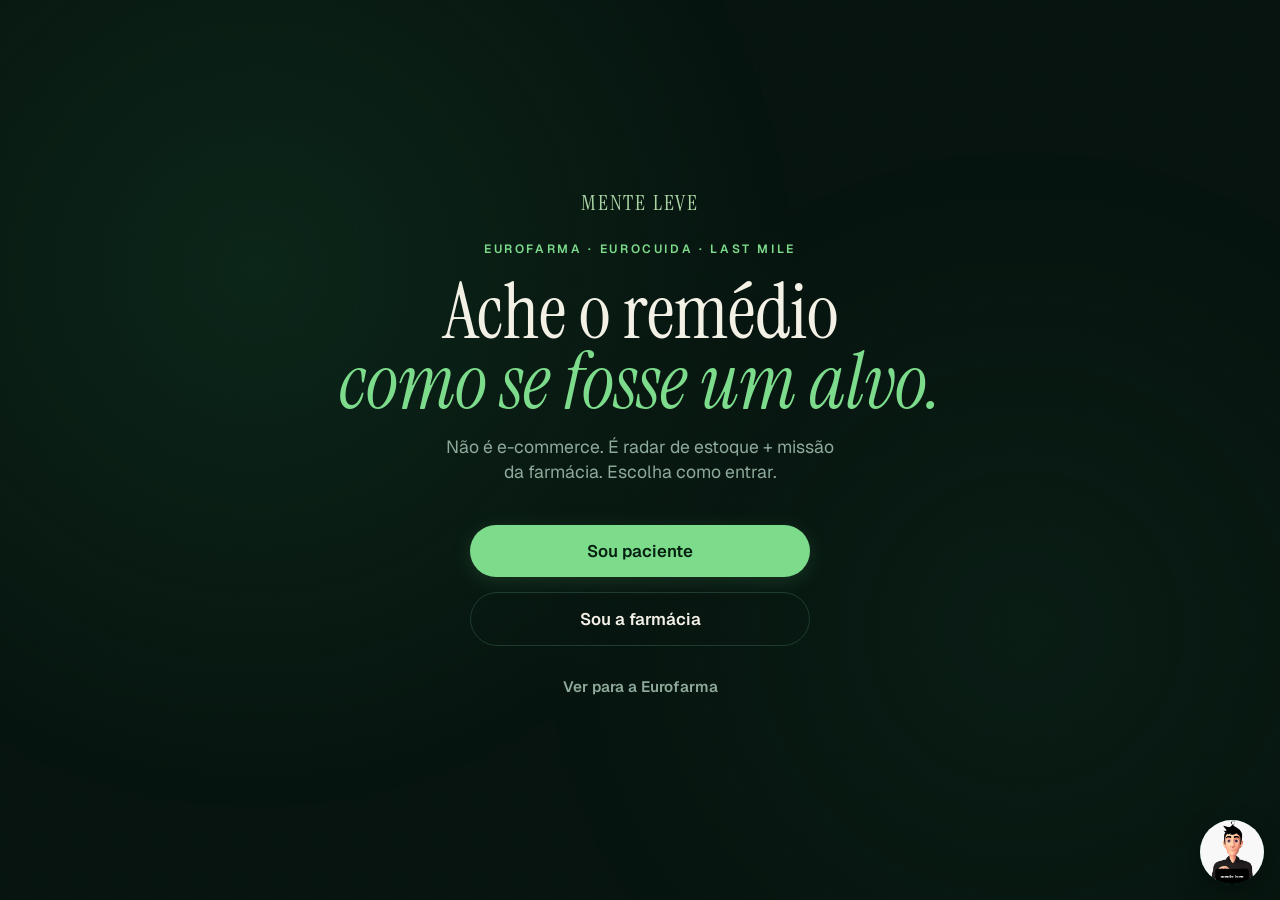
<file: mente-leve-site-V6/index.html>
<!DOCTYPE html>
<html lang="pt-BR">
<head>
  <meta charset="UTF-8" />
  <meta name="viewport" content="width=device-width, initial-scale=1" />
  <title>Mente Leve · Seleção</title>
  <link rel="preconnect" href="https://fonts.googleapis.com" />
  <link href="https://fonts.googleapis.com/css2?family=Instrument+Serif:ital@0;1&family=Syne:wght@500;700;800&family=Geist:wght@400;500;600&display=swap" rel="stylesheet" />
  <style>
    :root {
      --bg: #07140f;
      --bg-2: #0d2219;
      --card: #12281e;
      --line: #1e3d30;
      --ink: #f3f0e6;
      --dim: #8eaa9a;
      --green: #7ddb8c;
      --green-2: #c8f5c0;
      --serif: "Instrument Serif", Georgia, serif;
      --sans: "Geist", "Segoe UI", sans-serif;
    }
    * { box-sizing: border-box; margin: 0; padding: 0; }
    html, body { height: 100%; }
    body {
      font-family: var(--sans);
      background: var(--bg);
      color: var(--ink);
      overflow-x: hidden;
    }
    canvas#grid {
      position: fixed;
      inset: 0;
      z-index: 0;
      opacity: 0.15;
      pointer-events: none;
    }
    .gate {
      position: relative;
      z-index: 1;
      min-height: 100vh;
      display: flex;
      flex-direction: column;
      align-items: center;
      justify-content: center;
      padding: 2rem 1.5rem;
      text-align: center;
      background:
        radial-gradient(circle at 20% 30%, rgba(29, 92, 58, 0.25) 0%, transparent 45%),
        radial-gradient(circle at 80% 70%, rgba(16, 50, 35, 0.3) 0%, transparent 40%);
    }
    .kicker {
      text-transform: uppercase;
      letter-spacing: 0.22em;
      font-size: 0.75rem;
      color: var(--green);
      font-weight: 600;
      margin-bottom: 1.2rem;
    }
    h1 {
      font-family: var(--serif);
      font-size: clamp(2.8rem, 7vw, 4.8rem);
      line-height: 0.92;
      font-weight: 400;
      margin-bottom: 1rem;
    }
    h1 em { color: var(--green); font-style: italic; }
    .sub {
      color: var(--dim);
      font-size: 1.1rem;
      max-width: 34ch;
      margin-bottom: 2.5rem;
      line-height: 1.45;
    }
    .gate-actions {
      display: flex;
      flex-direction: column;
      gap: 0.9rem;
      width: 100%;
      max-width: 340px;
    }
    .go {
      background: var(--green);
      color: #06210f;
      border: 0;
      border-radius: 999px;
      padding: 0.95rem 1.4rem;
      font-weight: 600;
      font-size: 1.05rem;
      cursor: pointer;
      font-family: var(--sans);
      text-decoration: none;
      display: block;
      transition: transform 0.15s ease, box-shadow 0.15s ease;
      box-shadow: 0 4px 20px rgba(125, 219, 140, 0.15);
    }
    .go:hover { transform: translateY(-2px); box-shadow: 0 8px 28px rgba(125, 219, 140, 0.25); }
    .go.alt {
      background: transparent;
      color: var(--ink);
      border: 1px solid var(--line);
      box-shadow: none;
    }
    .go.alt:hover { background: rgba(255,255,255,0.03); }
    .go.ghost {
      background: transparent;
      color: var(--dim);
      border: 1px solid transparent;
      font-size: 0.95rem;
      box-shadow: none;
    }
    .go.ghost:hover { color: var(--ink); }
    .logo-mark {
      margin-bottom: 1.5rem;
      font-family: var(--serif);
      font-size: 1.4rem;
      letter-spacing: 0.08em;
      color: var(--green-2);
      opacity: 0.85;
    }
    @media (max-width: 600px) {
      h1 { font-size: clamp(2.4rem, 10vw, 3.6rem); }
      .sub { font-size: 1rem; }
    }
  </style>
</head>
<body>
  <canvas id="grid"></canvas>
  <div class="gate">
    <div class="logo-mark">MENTE LEVE</div>
    <p class="kicker">Eurofarma · EuroCuida · last mile</p>
    <h1>Ache o remédio<br /><em>como se fosse um alvo.</em></h1>
    <p class="sub">Não é e-commerce. É radar de estoque + missão da farmácia. Escolha como entrar.</p>
    <div class="gate-actions">
      <a href="login.html" class="go">Sou paciente</a>
      <a href="balcao/index.html" class="go alt">Sou a farmácia</a>
      <a href="euro.html" class="go ghost">Ver para a Eurofarma</a>
    </div>
  </div>

  <!-- VLibras -->
  <link rel="stylesheet" href="vlibras-copia/widget-mente-leve.css">
  <script src="vlibras-copia/widget-mente-leve.js" defer></script>

  <script>
    // Subtle grid background
    const canvas = document.getElementById('grid');
    const ctx = canvas.getContext('2d');
    function resize() {
      canvas.width = window.innerWidth;
      canvas.height = window.innerHeight;
      draw();
    }
    function draw() {
      ctx.clearRect(0, 0, canvas.width, canvas.height);
      ctx.strokeStyle = 'rgba(125, 219, 140, 0.08)';
      ctx.lineWidth = 1;
      const gap = 40;
      for (let x = 0; x < canvas.width; x += gap) {
        ctx.beginPath(); ctx.moveTo(x, 0); ctx.lineTo(x, canvas.height); ctx.stroke();
      }
      for (let y = 0; y < canvas.height; y += gap) {
        ctx.beginPath(); ctx.moveTo(0, y); ctx.lineTo(canvas.width, y); ctx.stroke();
      }
    }
    window.addEventListener('resize', resize);
    resize();
  </script>
</body>
</html>
</file>
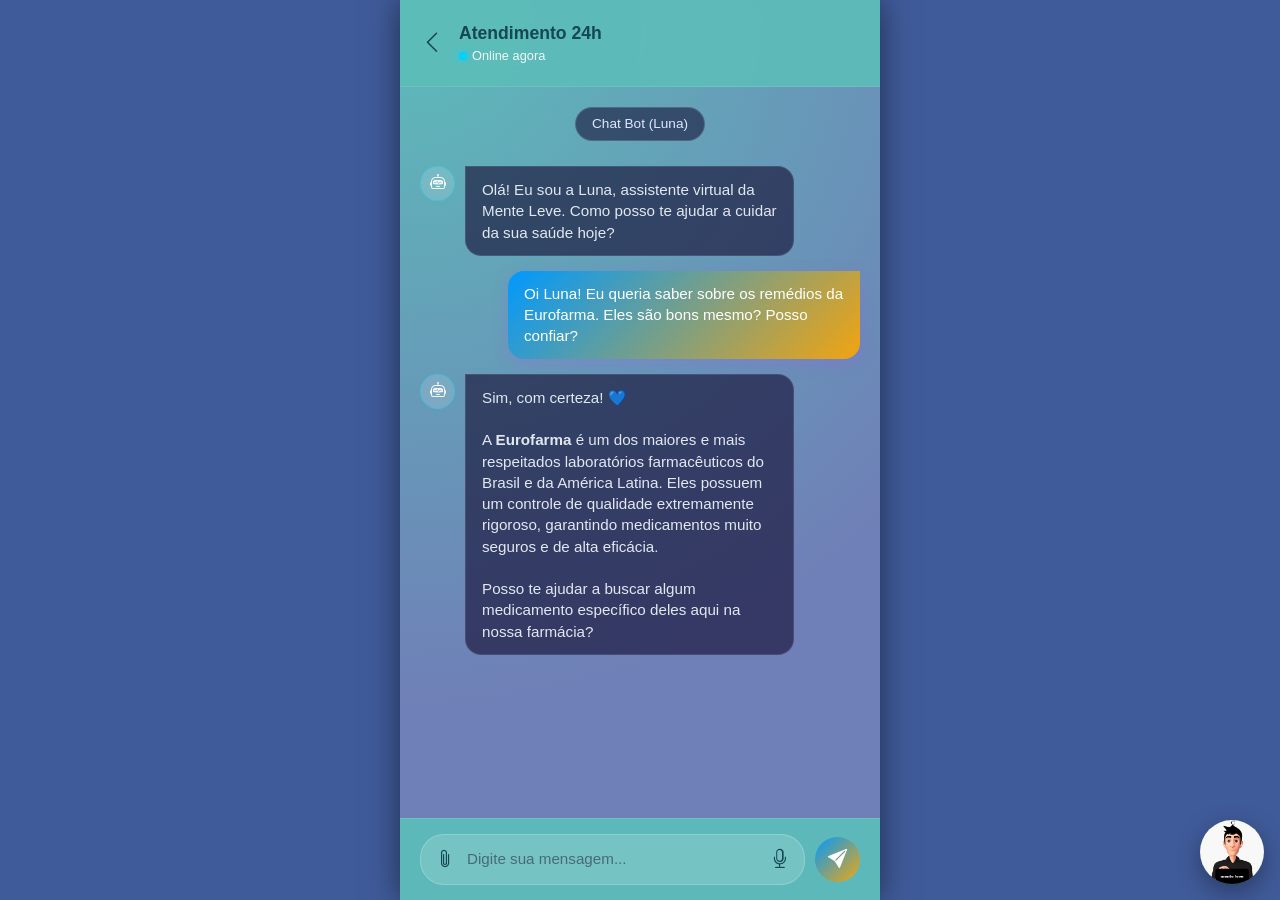
<file: mente-leve-site-V6/Atendimento.html>
<!DOCTYPE html>
<html lang="pt-BR">

<head>
  <meta charset="UTF-8">
  <meta name="viewport" content="width=device-width, initial-scale=1.0">
  <title>Mente Leve - Atendimento 24h</title>
  <!-- Bootstrap 5 CSS -->
  <link href="https://cdn.jsdelivr.net/npm/bootstrap@5.3.2/dist/css/bootstrap.min.css" rel="stylesheet">
  <!-- Bootstrap Icons -->
  <link rel="stylesheet" href="https://cdn.jsdelivr.net/npm/bootstrap-icons@1.11.1/font/bootstrap-icons.css">
  <link rel="stylesheet" href="Atendimento/atendimento.css">

</head>

<body>

  <div class="app-container">

    <!-- Cabeçalho Fixo -->
    <header class="top-header">
      <a href="principal.html" class="btn-back">
        <i class="bi bi-chevron-left"></i>
      </a>
      <div class="header-info">
        <div class="header-title">Atendimento 24h</div>
        <div class="header-subtitle">
          <span class="status-dot"></span> Online agora
        </div>
      </div>
    </header>

    <!-- Área do Chat -->
    <div class="chat-container">

      <div class="chat-bot-badge">Chat Bot (Luna)</div>

      <!-- Mensagem do Bot (Início) -->
      <div class="message-bot">
        <div class="bot-avatar"><i class="bi bi-robot"></i></div>
        <div class="bubble-bot">
          Olá! Eu sou a Luna, assistente virtual da Mente Leve. Como posso te ajudar a cuidar da sua saúde hoje?
        </div>
      </div>

      <!-- Mensagem do Usuário (Simulação Eurofarma) -->
      <div class="message-user">
        <div class="bubble-user">
          Oi Luna! Eu queria saber sobre os remédios da Eurofarma. Eles são bons mesmo? Posso confiar?
        </div>
      </div>

      <!-- Mensagem do Bot (Resposta Eurofarma) -->
      <div class="message-bot">
        <div class="bot-avatar"><i class="bi bi-robot"></i></div>
        <div class="bubble-bot">
          Sim, com certeza! 💙<br><br>
          A <strong>Eurofarma</strong> é um dos maiores e mais respeitados laboratórios farmacêuticos do Brasil e da
          América Latina. Eles possuem um controle de qualidade extremamente rigoroso, garantindo medicamentos muito
          seguros e de alta eficácia.<br><br>
          Posso te ajudar a buscar algum medicamento específico deles aqui na nossa farmácia?
        </div>
      </div>

    </div>

    <!-- Área de Digitação Fixa no Rodapé -->
    <div class="chat-input-area">
      <div class="chat-input-box">
        <i class="bi bi-paperclip"></i>
        <input type="text" placeholder="Digite sua mensagem...">
        <i class="bi bi-mic"></i>
      </div>
      <button class="btn-send">
        <i class="bi bi-send-fill"></i>
      </button>
    </div>

  </div> <!-- Fim App Container -->


  <!-- VLibras (governo) · avatar rotulado Mente Leve -->
  <link rel="stylesheet" href="vlibras-copia/widget-mente-leve.css">
  <script src="vlibras-copia/widget-mente-leve.js" defer></script>
</body>

</html>
</file>
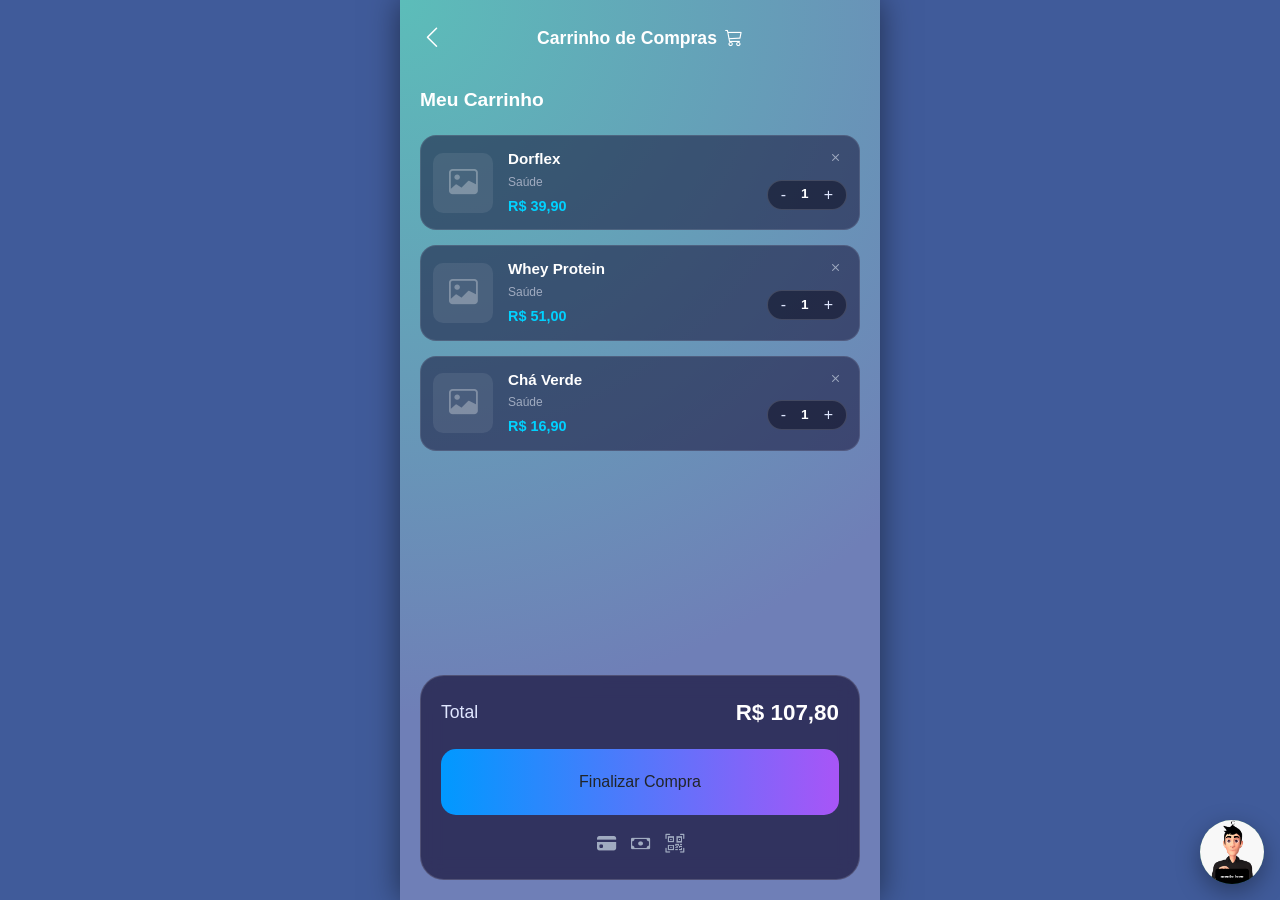
<file: mente-leve-site-V6/carrinho.html>
<!DOCTYPE html>
<html lang="pt-BR">

<head>
  <meta charset="UTF-8">
  <meta name="viewport" content="width=device-width, initial-scale=1.0">
  <title>Mente Leve - Carrinho</title>
  <!-- Bootstrap 5 CSS -->
  <link href="https://cdn.jsdelivr.net/npm/bootstrap@5.3.2/dist/css/bootstrap.min.css" rel="stylesheet">
  <!-- Bootstrap Icons -->
  <link rel="stylesheet" href="https://cdn.jsdelivr.net/npm/bootstrap-icons@1.11.1/font/bootstrap-icons.css">
  <link rel="stylesheet" href="Carrinho/carrinho.css">

</head>

<body>

  <div class="app-container">

    <!-- Cabeçalho -->
    <header class="top-header">
      <!-- Botão Voltar (Ajuste o href para a página da farmácia) -->
      <a href="FarmaciaDigital.html" class="btn-back">
        <i class="bi bi-chevron-left"></i>
      </a>

      <div class="header-title">
        Carrinho de Compras <i class="bi bi-cart3"></i>
      </div>
    </header>

    <div class="cart-section-title">Meu Carrinho</div>

    <!-- Lista de Itens do Carrinho -->
    <div class="cart-items-container">

      <!-- Item 1 -->
      <div class="cart-item">
        <button class="btn-remove"><i class="bi bi-x"></i></button>

        <div class="item-img-box">
          <i class="bi bi-image"></i>
        </div>

        <div class="item-info">
          <div class="item-title">Dorflex</div>
          <div class="item-category">Saúde</div>
          <div class="item-price">R$ 39,90</div>
        </div>

        <div class="quantity-control mt-4">
          <button class="qty-btn">-</button>
          <span class="qty-value">1</span>
          <button class="qty-btn">+</button>
        </div>
      </div>

      <!-- Item 2 -->
      <div class="cart-item">
        <button class="btn-remove"><i class="bi bi-x"></i></button>

        <div class="item-img-box">
          <i class="bi bi-image"></i>
        </div>

        <div class="item-info">
          <div class="item-title">Whey Protein</div>
          <div class="item-category">Saúde</div>
          <div class="item-price">R$ 51,00</div>
        </div>

        <div class="quantity-control mt-4">
          <button class="qty-btn">-</button>
          <span class="qty-value">1</span>
          <button class="qty-btn">+</button>
        </div>
      </div>

      <!-- Item 3 -->
      <div class="cart-item">
        <button class="btn-remove"><i class="bi bi-x"></i></button>

        <div class="item-img-box">
          <i class="bi bi-image"></i>
        </div>

        <div class="item-info">
          <div class="item-title">Chá Verde</div>
          <div class="item-category">Saúde</div>
          <div class="item-price">R$ 16,90</div>
        </div>

        <div class="quantity-control mt-4">
          <button class="qty-btn">-</button>
          <span class="qty-value">1</span>
          <button class="qty-btn">+</button>
        </div>
      </div>

    </div> <!-- Fim da Lista de Itens -->

    <!-- Resumo e Checkout -->
    <div class="checkout-area">
      <div class="total-row">
        <span class="total-label">Total</span>
        <span class="total-value">R$ 107,80</span>
      </div>

      <button class="btn-checkout"><a href="principal.html" class="btn btn-gradient w-50 py-2">Finalizar Compra</a></button>

      <!-- Ícones de Pagamento -->
      <div class="payment-methods">
        <i class="bi bi-credit-card-fill"></i>
        <i class="bi bi-cash"></i>
        <i class="bi bi-qr-code-scan"></i>
      </div>
    </div>

  </div> <!-- Fim do App Container -->


  <!-- VLibras (governo) · avatar rotulado Mente Leve -->
  <link rel="stylesheet" href="vlibras-copia/widget-mente-leve.css">
  <script src="vlibras-copia/widget-mente-leve.js" defer></script>
</body>

</html>
</file>
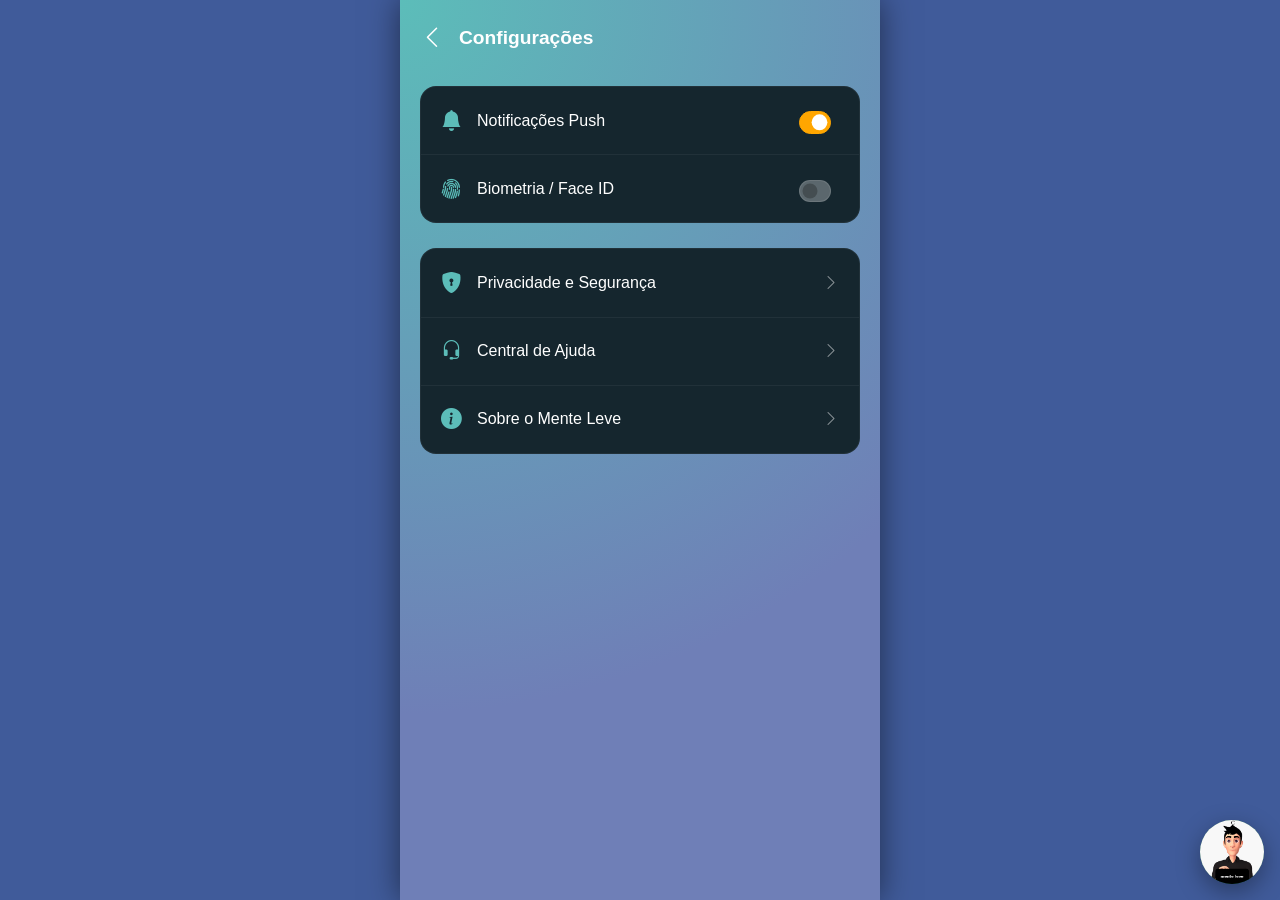
<file: mente-leve-site-V6/configuracoes.html>
<!DOCTYPE html>
<html lang="pt-BR">

<head>
  <meta charset="UTF-8">
  <meta name="viewport" content="width=device-width, initial-scale=1.0">
  <title>Mente Leve - Configurações</title>
  <link href="https://cdn.jsdelivr.net/npm/bootstrap@5.3.2/dist/css/bootstrap.min.css" rel="stylesheet">
  <link rel="stylesheet" href="https://cdn.jsdelivr.net/npm/bootstrap-icons@1.11.1/font/bootstrap-icons.css">
  <link rel="stylesheet" href="configuracoes/configuracoes.css">
</head>

<body>
  <div class="app-container">
    <header class="top-header">
      <a href="Perfil.html" class="btn-back"><i class="bi bi-chevron-left"></i></a>
      <div class="header-title">Configurações</div>
    </header>

    <div class="settings-group">
      <div class="settings-item">
        <div class="item-left"><i class="bi bi-bell-fill"></i> Notificações Push</div>
        <div class="form-check form-switch">
          <input class="form-check-input" type="checkbox" checked>
        </div>
      </div>
      <div class="settings-item">
        <div class="item-left"><i class="bi bi-fingerprint"></i> Biometria / Face ID</div>
        <div class="form-check form-switch">
          <input class="form-check-input" type="checkbox">
        </div>
      </div>
    </div>

    <div class="settings-group">
      <a href="#" class="settings-item">
        <div class="item-left"><i class="bi bi-shield-lock-fill"></i> Privacidade e Segurança</div>
        <i class="bi bi-chevron-right text-white-50"></i>
      </a>
      <a href="#" class="settings-item">
        <div class="item-left"><i class="bi bi-headset"></i> Central de Ajuda</div>
        <i class="bi bi-chevron-right text-white-50"></i>
      </a>
      <a href="#" class="settings-item">
        <div class="item-left"><i class="bi bi-info-circle-fill"></i> Sobre o Mente Leve</div>
        <i class="bi bi-chevron-right text-white-50"></i>
      </a>
    </div>
  </div>

  <!-- VLibras (governo) · avatar rotulado Mente Leve -->
  <link rel="stylesheet" href="vlibras-copia/widget-mente-leve.css">
  <script src="vlibras-copia/widget-mente-leve.js" defer></script>
</body>

</html>
</file>
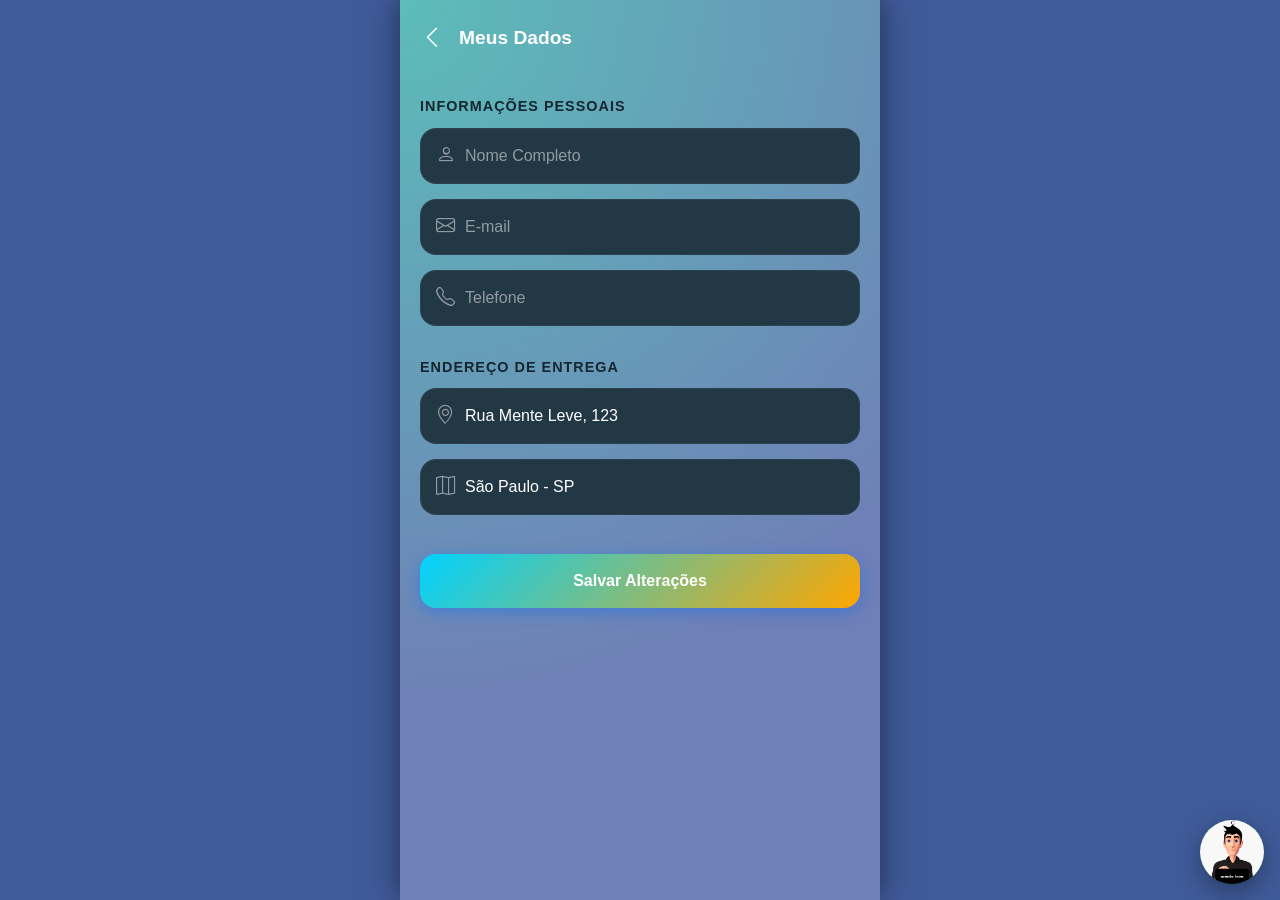
<file: mente-leve-site-V6/Dados.html>
<!DOCTYPE html>
<html lang="pt-BR">

<head>
  <meta charset="UTF-8">
  <meta name="viewport" content="width=device-width, initial-scale=1.0">
  <title>Mente Leve - Meus Dados</title>
  <link href="https://cdn.jsdelivr.net/npm/bootstrap@5.3.2/dist/css/bootstrap.min.css" rel="stylesheet">
  <link rel="stylesheet" href="https://cdn.jsdelivr.net/npm/bootstrap-icons@1.11.1/font/bootstrap-icons.css">
  <link rel="stylesheet" href="dados/dados.css">
</head>

<body>
  <div class="app-container">
    <header class="top-header">
      <a href="Perfil.html" class="btn-back"><i class="bi bi-chevron-left"></i></a>
      <div class="header-title">Meus Dados</div>
    </header>

    <div class="form-section-title">Informações Pessoais</div>

    <div class="custom-input-box">
      <i class="bi bi-person"></i>
      <input type="text" id="nomeUsuario" placeholder="Nome Completo">
    </div>
    <div class="custom-input-box">
      <i class="bi bi-envelope"></i>
      <input type="email" id="mail" placeholder="E-mail">
    </div>
    <div class="custom-input-box">
      <i class="bi bi-telephone"></i>
      <input type="tel" value="" placeholder="Telefone">
    </div>

    <div class="form-section-title mt-3">Endereço de Entrega</div>

    <div class="custom-input-box">
      <i class="bi bi-geo-alt"></i>
      <input type="text" value="Rua Mente Leve, 123" placeholder="Endereço Completo">
    </div>
    <div class="custom-input-box">
      <i class="bi bi-map"></i>
      <input type="text" value="São Paulo - SP" placeholder="Cidade / Estado">
    </div>
  <a href="principal.html"><button class="btn-save mt-4" id="salvar">Salvar Alterações</button><a></a>
  </div>

  <!-- VLibras (governo) · avatar rotulado Mente Leve -->
  <link rel="stylesheet" href="vlibras-copia/widget-mente-leve.css">
  <script src="vlibras-copia/widget-mente-leve.js" defer></script>
</body>

<script>
  // Recupera o nome salvo no localStorage
  const nomeSalvo = localStorage.getItem("usuarioNome");
  const emailSalvo = localStorage.getItem("Email");

  // Exemplo: se houver um elemento com id="boasVindas", injeta o nome nele
  if (nomeSalvo) {
    document.getElementById("nomeUsuario").value = nomeSalvo;
  }

  if (emailSalvo) {
    document.getElementById("mail").value = emailSalvo;
  }

  function salvar() {
    const nameInput = document.getElementById("nomeUsuario").value;
    const emailInput = document.getElementById("mail").value;
    // Salva o nome no localStorage do navegador
    localStorage.setItem("usuarioNome", nameInput);
    localStorage.setItem("Email", emailInput);
  }

  document.getElementById("salvar").addEventListener('click', salvar);
</script>

</html>
</file>
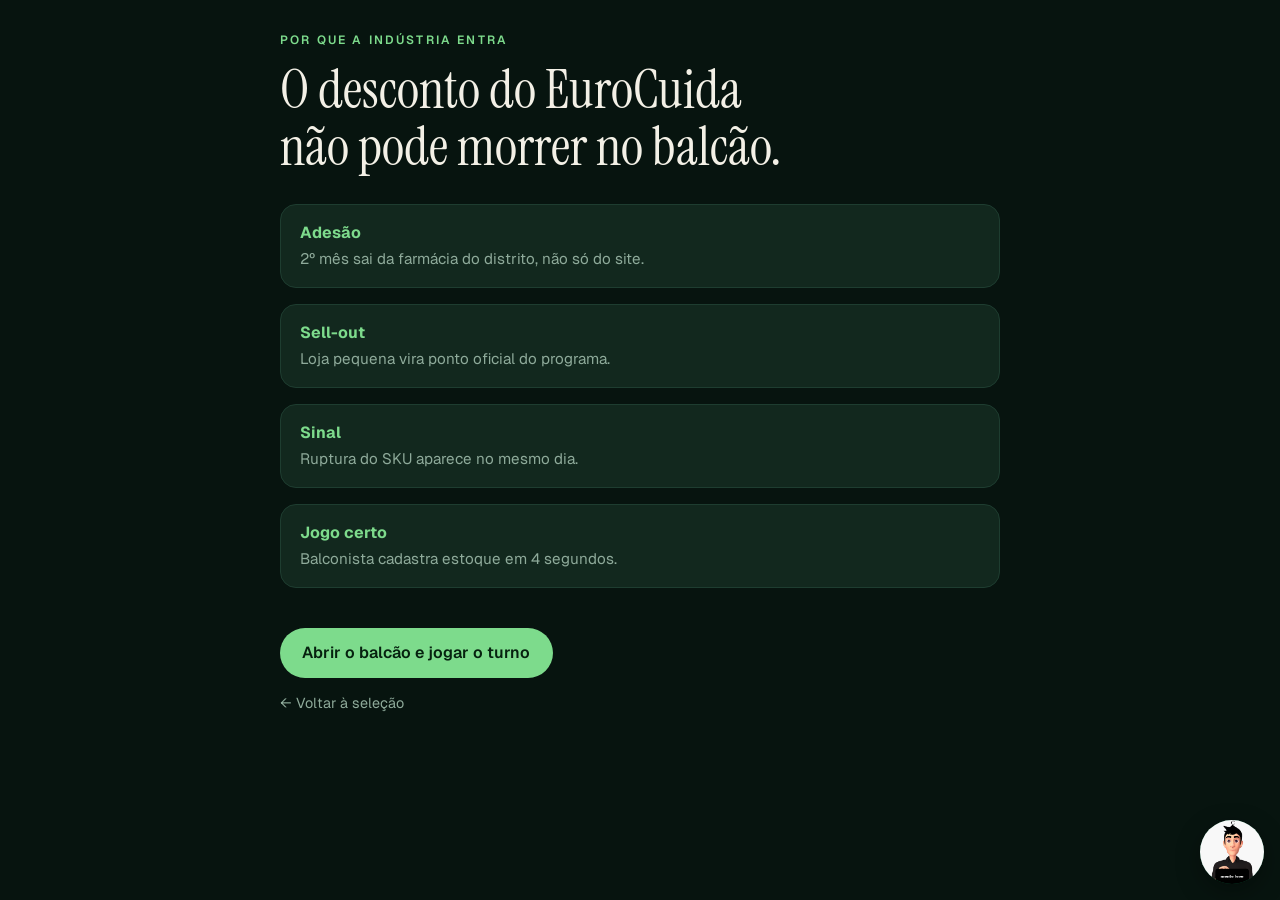
<file: mente-leve-site-V6/euro.html>
<!DOCTYPE html>
<html lang="pt-BR">
<head>
  <meta charset="UTF-8" />
  <meta name="viewport" content="width=device-width, initial-scale=1" />
  <title>Mente Leve · EuroCuida</title>
  <link rel="preconnect" href="https://fonts.googleapis.com" />
  <link href="https://fonts.googleapis.com/css2?family=Instrument+Serif:ital@0;1&family=Geist:wght@400;500;600&display=swap" rel="stylesheet" />
  <style>
    :root {
      --bg: #07140f;
      --card: #12281e;
      --line: #1e3d30;
      --ink: #f3f0e6;
      --dim: #8eaa9a;
      --green: #7ddb8c;
      --serif: "Instrument Serif", Georgia, serif;
      --sans: "Geist", "Segoe UI", sans-serif;
    }
    * { box-sizing: border-box; margin: 0; padding: 0; }
    body {
      font-family: var(--sans);
      background: var(--bg);
      color: var(--ink);
      min-height: 100vh;
      padding: 2rem 1.5rem;
    }
    .pitch {
      max-width: 720px;
      margin: 0 auto;
    }
    .kicker {
      text-transform: uppercase;
      letter-spacing: 0.18em;
      font-size: 0.75rem;
      color: var(--green);
      font-weight: 600;
      margin-bottom: 0.8rem;
    }
    h2 {
      font-family: var(--serif);
      font-size: clamp(2.2rem, 5vw, 3.4rem);
      line-height: 1.05;
      font-weight: 400;
      margin-bottom: 1.8rem;
    }
    .tiles {
      list-style: none;
      display: grid;
      gap: 1rem;
      margin-bottom: 2rem;
    }
    .tiles li {
      background: var(--card);
      border: 1px solid var(--line);
      border-radius: 16px;
      padding: 1.1rem 1.2rem;
    }
    .tiles b { display: block; margin-bottom: 0.3rem; color: var(--green); }
    .tiles span { color: var(--dim); font-size: 0.95rem; }
    .back {
      display: inline-block;
      margin-top: 1rem;
      color: var(--dim);
      text-decoration: none;
      font-size: 0.9rem;
    }
    .back:hover { color: var(--ink); }
    .go {
      background: var(--green);
      color: #06210f;
      border: 0;
      border-radius: 999px;
      padding: 0.9rem 1.4rem;
      font-weight: 600;
      text-decoration: none;
      display: inline-block;
      margin-top: 0.5rem;
    }
  </style>
</head>
<body>
  <div class="pitch">
    <p class="kicker">Por que a indústria entra</p>
    <h2>O desconto do EuroCuida<br />não pode morrer no balcão.</h2>
    <ul class="tiles">
      <li><b>Adesão</b><span>2º mês sai da farmácia do distrito, não só do site.</span></li>
      <li><b>Sell-out</b><span>Loja pequena vira ponto oficial do programa.</span></li>
      <li><b>Sinal</b><span>Ruptura do SKU aparece no mesmo dia.</span></li>
      <li><b>Jogo certo</b><span>Balconista cadastra estoque em 4 segundos.</span></li>
    </ul>
    <a href="balcao/index.html" class="go">Abrir o balcão e jogar o turno</a>
    <br />
    <a href="index.html" class="back">← Voltar à seleção</a>
  </div>

  <link rel="stylesheet" href="vlibras-copia/widget-mente-leve.css">
  <script src="vlibras-copia/widget-mente-leve.js" defer></script>
</body>
</html>
</file>
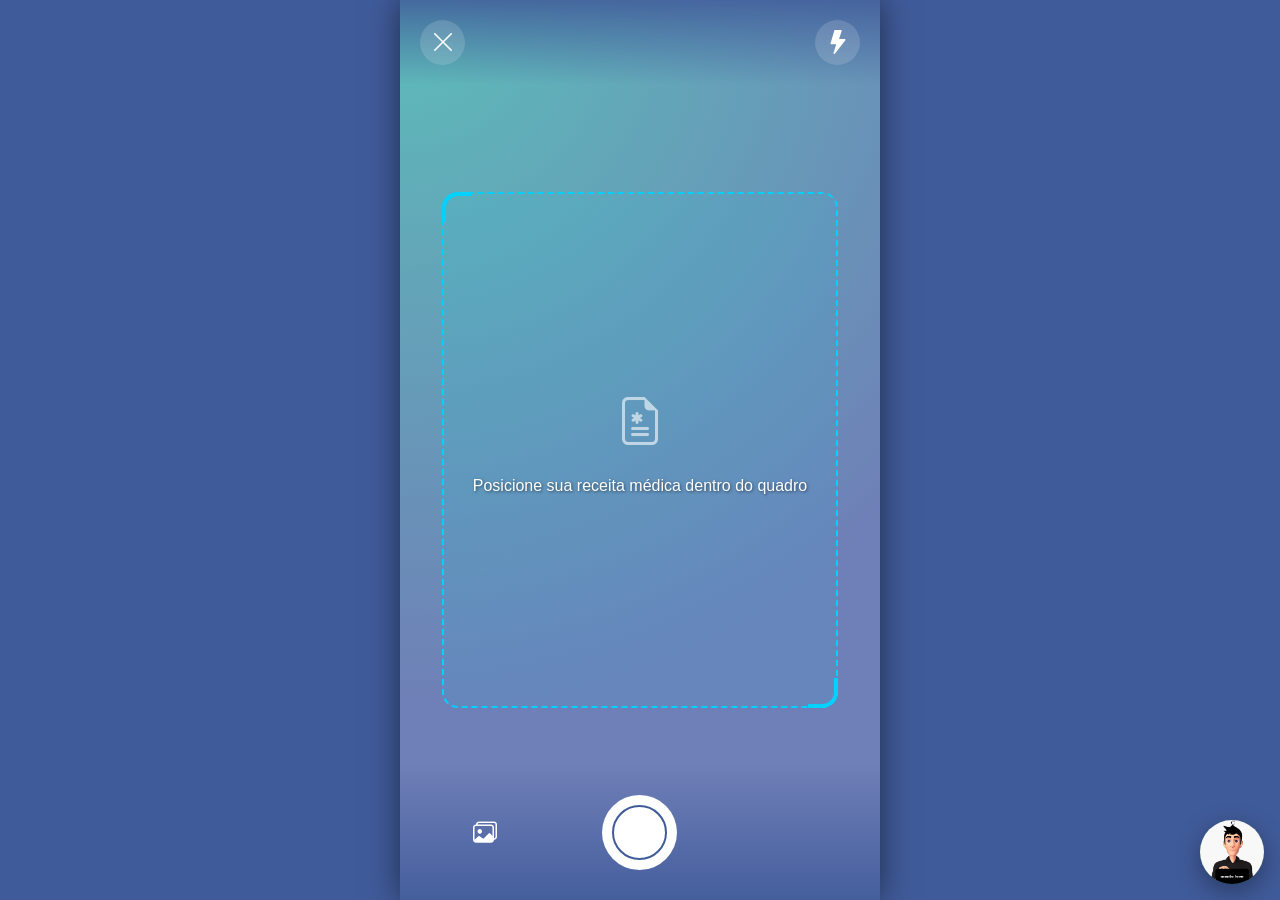
<file: mente-leve-site-V6/LeitorReceita.html>
<!DOCTYPE html>
<html lang="pt-BR">

<head>
    <meta charset="UTF-8">
    <meta name="viewport" content="width=device-width, initial-scale=1.0">
    <title>Mente Leve - Câmera / Leitor</title>
    <!-- Bootstrap 5 CSS -->
    <link href="https://cdn.jsdelivr.net/npm/bootstrap@5.3.2/dist/css/bootstrap.min.css" rel="stylesheet">
    <!-- Bootstrap Icons -->
    <link rel="stylesheet" href="https://cdn.jsdelivr.net/npm/bootstrap-icons@1.11.1/font/bootstrap-icons.css">
    <link rel="stylesheet" href="Leitorreceita/leitorreceita.css">

</head>

<body>

    <div class="app-container">

        <!-- Cabeçalho (Botão Voltar e Flash) -->
        <header class="top-header">
            <a href="principal.html" class="btn-action">
                <i class="bi bi-x-lg"></i> <!-- Ícone de fechar em vez de seta, padrão para câmeras -->
            </a>
            <a href="#" class="btn-action">
                <i class="bi bi-lightning-fill"></i>
            </a>
        </header>

        <!-- Área de Foco -->
        <div class="camera-area">
            <div class="viewfinder">
                <i class="bi bi-file-earmark-medical"></i>
                <p>Posicione sua receita médica dentro do quadro</p>
            </div>
        </div>

        <!-- Controles (Botão de tirar foto e galeria) -->
        <div class="bottom-controls">
            <div class="btn-gallery">
                <i class="bi bi-images"></i>
            </div>

            <!-- Botão Central de Captura -->
            <a href="#" class="shutter-btn text-decoration-none">
                <div class="shutter-inner"></div>
            </a>

            <div class="btn-gallery" style="opacity: 0;">
                <!-- Espaçador invisível para manter o botão de captura centralizado -->
                <i class="bi bi-images"></i>
            </div>
        </div>

    </div>


  <!-- VLibras (governo) · avatar rotulado Mente Leve -->
  <link rel="stylesheet" href="vlibras-copia/widget-mente-leve.css">
  <script src="vlibras-copia/widget-mente-leve.js" defer></script>
</body>

</html>
</file>
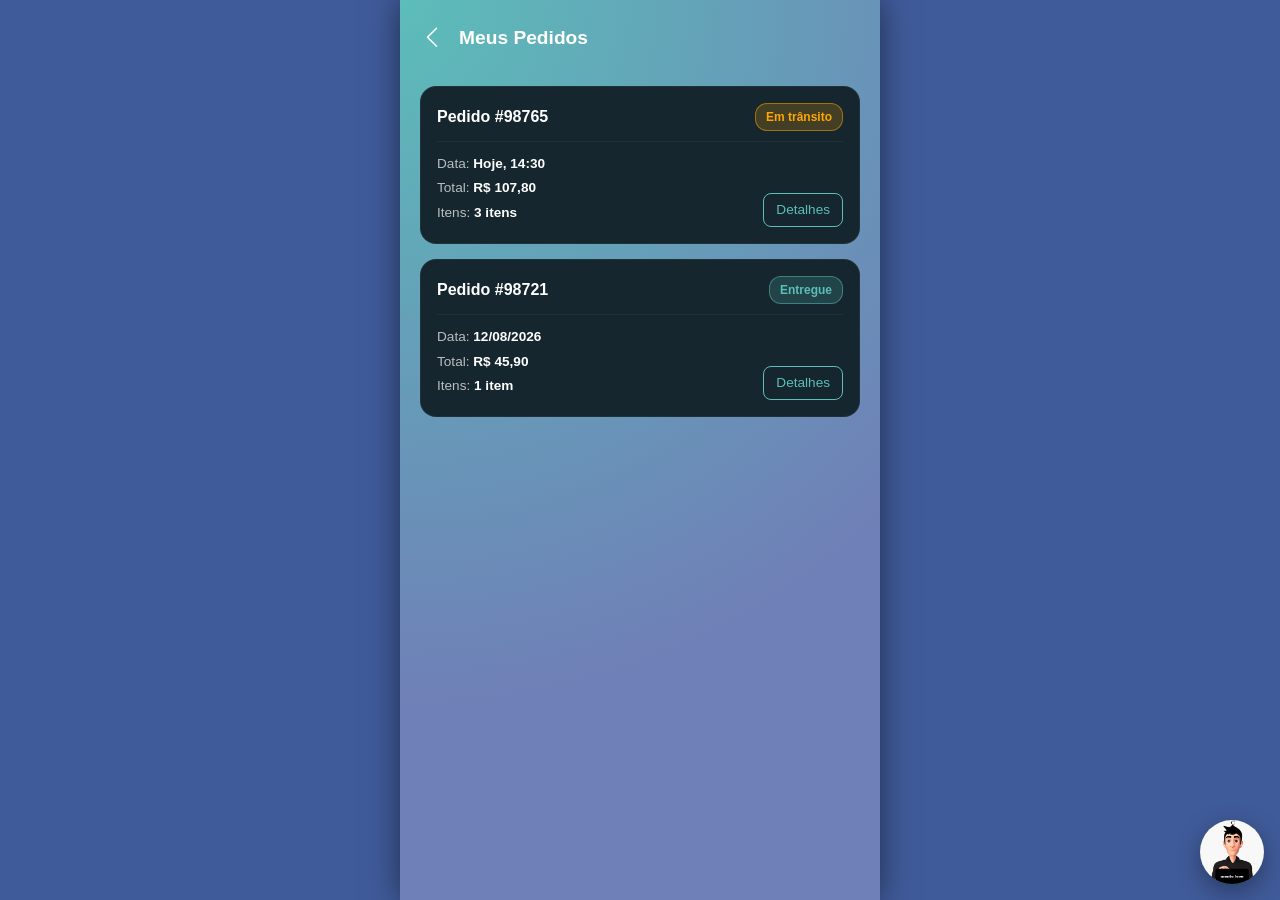
<file: mente-leve-site-V6/pedidos.html>
<!DOCTYPE html>
<html lang="pt-BR">
<head>
  <meta charset="UTF-8">
  <meta name="viewport" content="width=device-width, initial-scale=1.0">
  <title>Mente Leve - Meus Pedidos</title>
  <link href="https://cdn.jsdelivr.net/npm/bootstrap@5.3.2/dist/css/bootstrap.min.css" rel="stylesheet">
  <link rel="stylesheet" href="https://cdn.jsdelivr.net/npm/bootstrap-icons@1.11.1/font/bootstrap-icons.css">
  <link rel="stylesheet" href="pedidos/pedidos.css">
</head>
<body>
  <div class="app-container">
    <header class="top-header">
      <a href="Perfil.html" class="btn-back"><i class="bi bi-chevron-left"></i></a>
      <div class="header-title">Meus Pedidos</div>
    </header>

    <div class="order-card">
      <div class="order-header">
        <span class="order-id">Pedido #98765</span>
        <span class="status-badge status-transit">Em trânsito</span>
      </div>
      <div class="d-flex justify-content-between align-items-end">
        <div class="order-info">
          <p>Data: <strong>Hoje, 14:30</strong></p>
          <p>Total: <strong>R$ 107,80</strong></p>
          <p>Itens: <strong>3 itens</strong></p>
        </div>
        <a href="#" class="btn-details">Detalhes</a>
      </div>
    </div>

    <div class="order-card">
      <div class="order-header">
        <span class="order-id">Pedido #98721</span>
        <span class="status-badge status-delivered">Entregue</span>
      </div>
      <div class="d-flex justify-content-between align-items-end">
        <div class="order-info">
          <p>Data: <strong>12/08/2026</strong></p>
          <p>Total: <strong>R$ 45,90</strong></p>
          <p>Itens: <strong>1 item</strong></p>
        </div>
        <a href="#" class="btn-details">Detalhes</a>
      </div>
    </div>
  </div>

  <!-- VLibras (governo) · avatar rotulado Mente Leve -->
  <link rel="stylesheet" href="vlibras-copia/widget-mente-leve.css">
  <script src="vlibras-copia/widget-mente-leve.js" defer></script>
</body>
</html>
</file>
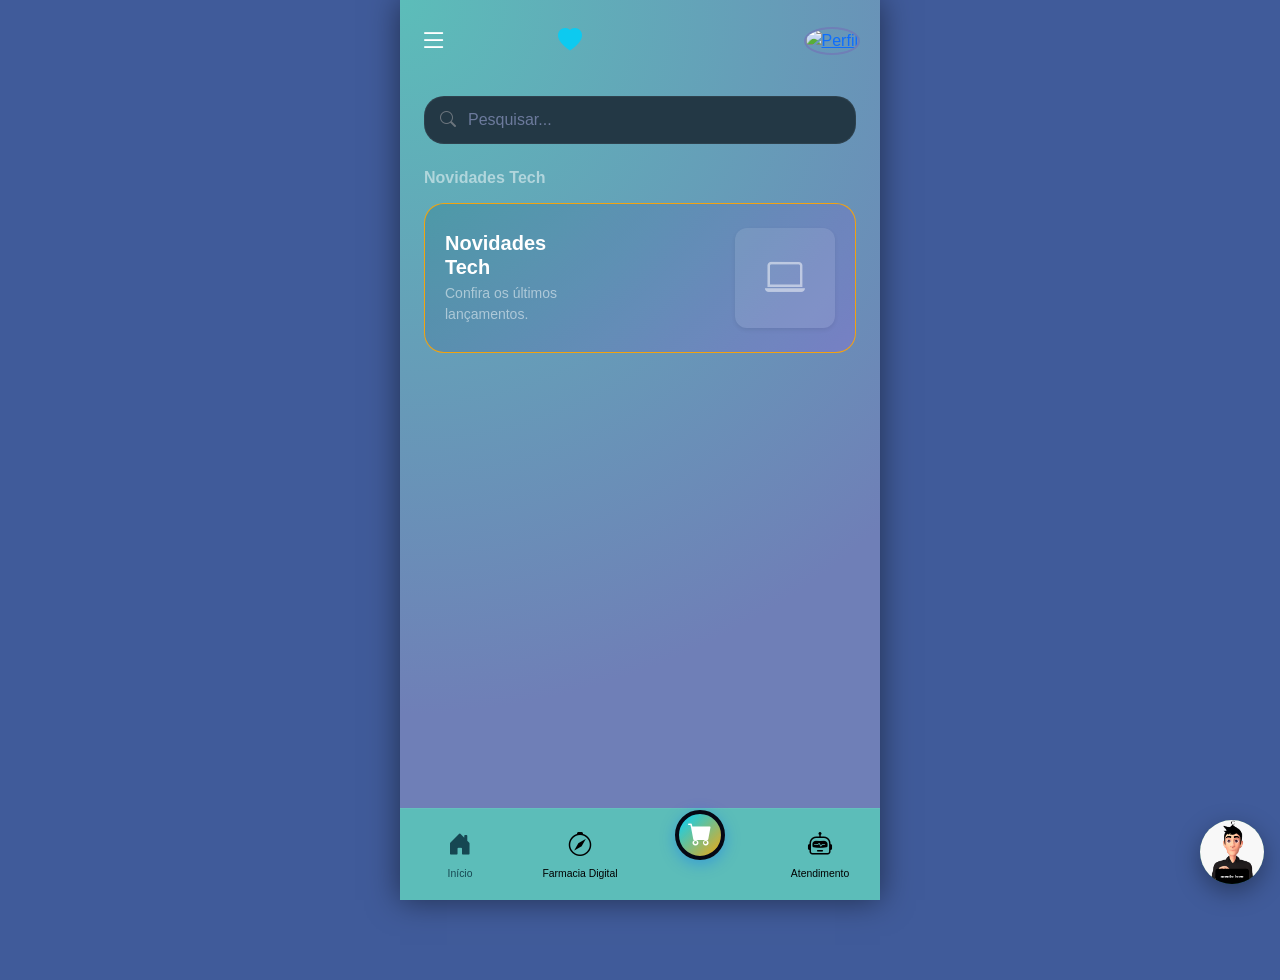
<file: mente-leve-site-V6/principal.html>
<!DOCTYPE html>
<html lang="pt-BR">

<head>
  <meta charset="UTF-8">
  <meta name="viewport" content="width=device-width, initial-scale=1.0">
  <title>Mente Leve - Home</title>
  <!-- Bootstrap 5 CSS -->
  <link href="https://cdn.jsdelivr.net/npm/bootstrap@5.3.2/dist/css/bootstrap.min.css" rel="stylesheet">
  <!-- Bootstrap Icons -->
  <link rel="stylesheet" href="https://cdn.jsdelivr.net/npm/bootstrap-icons@1.11.1/font/bootstrap-icons.css">
  <link rel="stylesheet" href="prrincipal/principal.css">
</head>

<body>

  <!-- Wrapper Principal que simula a tela do App -->
  <div class="app-container">

    <!-- Header: Menu, Logo e Perfil -->
    <header class="top-bar d-flex justify-content-between align-items-center">
      <a href="imagens/MenteLeve logo.png" class="text-white text-decoration-none fs-3">
        <i class="bi bi-list"></i>
      </a>

      <div class="d-flex align-items-center gap-2">
        <i class="bi bi-heart-fill text-info fs-4"></i>
        <span class="app-logo-text">Mente Leve</span>
      </div>

      <a href="Perfil.html">
        <!-- Espaço para a foto de perfil da Ana -->
        <img id="foto_perfil" alt="Perfil"
          class="profile-pic">
      </a>
    </header>

    <!-- Saudação -->
    <div class="px-4 pt-2 pb-3">
      <h1 class="fs-3 fw-bold mb-0" id="nome"></h1>
    </div>

    <!-- Barra de Pesquisa -->
    <div class="px-4 mb-4">
      <div class="search-box">
        <i class="bi bi-search text-secondary"></i>
        <input type="text" placeholder="Pesquisar...">
      </div>
    </div>

    <!-- Seção: Novidades Tech -->
    <div class="px-4 mb-4">
      <h2 class="fs-6 fw-bold mb-3 text-white-50">Novidades Tech</h2>

      <div class="banner-card">
        <div class="banner-content">
          <h3 class="fs-5 fw-bold text-white mb-1">Novidades<br>Tech</h3>
          <p class="small text-white-50 mb-0">Confira os últimos<br>lançamentos.</p>
        </div>
        <!-- Substitua o <div> abaixo pela tag <img> da sua imagem de notebook -->
        <div class="banner-img-placeholder shadow-sm">
          <i class="bi bi-laptop fs-1 text-white-50"></i>
        </div>
      </div>
    </div>

    <!-- Seção: Cuide-se (Cards Horizontais) -->

      </div>
    </div>

    <!-- ==========================================
         MENU INFERIOR (CONSOLE APP) 
         ========================================== -->
    <nav class="footer-console d-flex justify-content-around align-items-center py-2">

      <!-- Início (Ativo) -->
      <a href="principal.html" class="nav-item-console active text-center">
        <i class="bi bi-house-door-fill fs-4 d-block"></i>
        <span class="console-label">Início</span>
      </a>

      <!-- Explorar -->
      <a href="FarmaciaDigital.html" class="nav-item-console text-center">
        <i class="bi bi-compass fs-4 d-block"></i>
        <span class="console-label">Farmacia Digital</span>
      </a>

      <!-- Botão Central (Carrinho) -->
      <a href="carrinho.html" class="nav-item-console console-main-btn text-center">
        <div class="main-btn-circle">
          <i class="bi bi-cart-fill fs-4"></i>
        </div>
      </a>


      <!-- Perfil -->
      <a href="Atendimento.html" class="nav-item-console text-center">
        <i class="bi bi-robot fs-4 d-block"></i>
        <span class="console-label">Atendimento</span>
      </a>

    </nav>

  </div> <!-- Fim do app-container -->

  <!-- Bootstrap JS (Opcional, mas bom ter para animações de botões e afins) -->
  <script src="https://cdn.jsdelivr.net/npm/bootstrap@5.3.2/dist/js/bootstrap.bundle.min.js"></script>
  <script>
    // Recupera o nome salvo no localStorage
    const nomeSalvo = localStorage.getItem("usuarioNome");

    // Exemplo: se houver um elemento com id="boasVindas", injeta o nome nele
    if (nomeSalvo) {
      document.getElementById("nome").textContent = `Olá, ${nomeSalvo}`;
      document.getElementById("foto_perfil").src= `https://ui-avatars.com/api/?name=${nomeSalvo}&background=a855f7&color=fff`
      // document.getElementById("boasVindas").innerText = `Olá, ${nomeSalvo}!`;
    }
  </script>

  <!-- VLibras (governo) · avatar rotulado Mente Leve -->
  <link rel="stylesheet" href="vlibras-copia/widget-mente-leve.css">
  <script src="vlibras-copia/widget-mente-leve.js" defer></script>
</body>

</html>
</file>
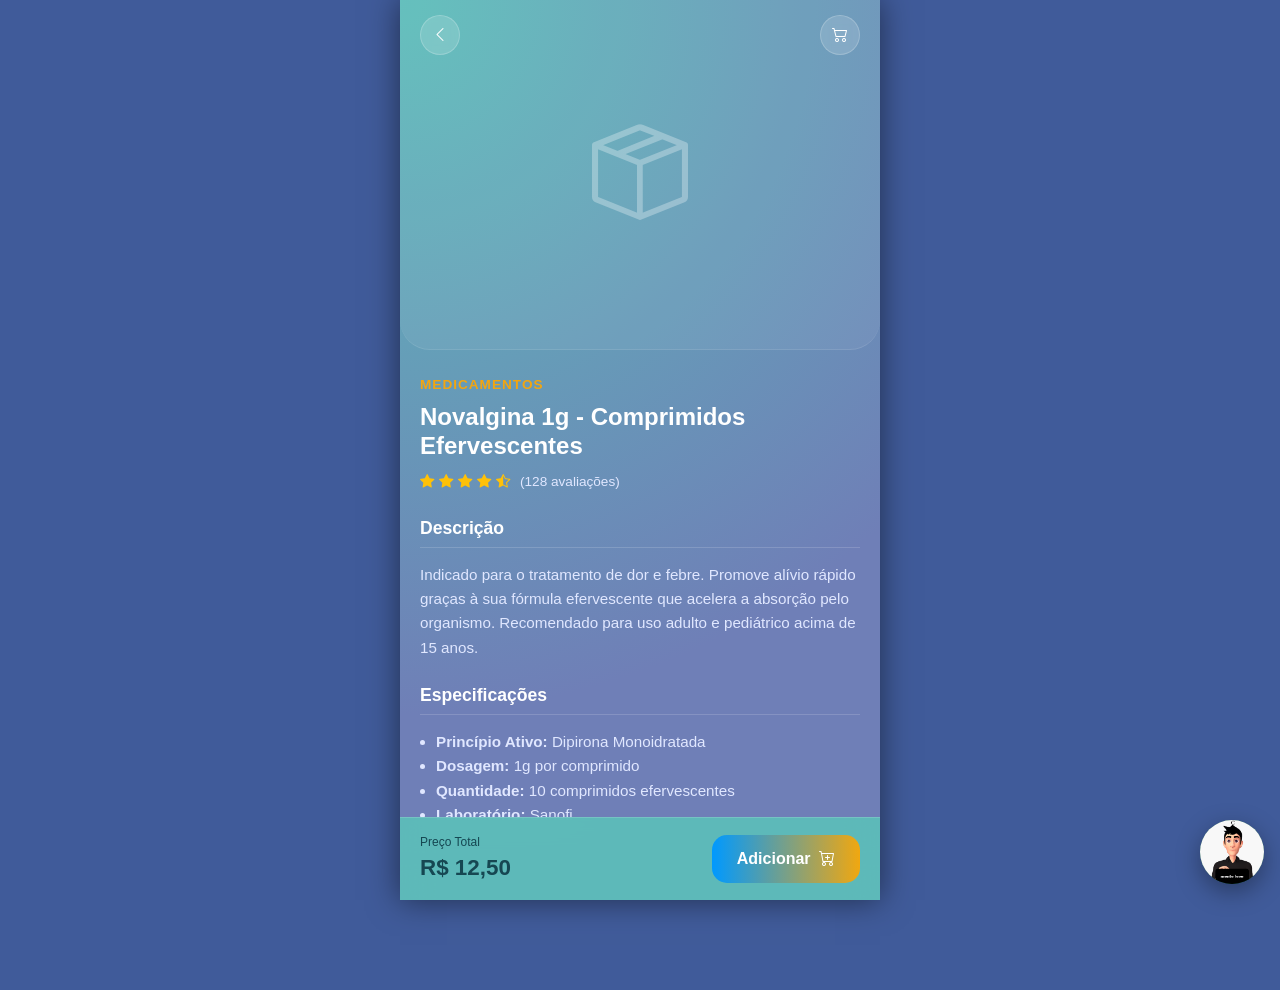
<file: mente-leve-site-V6/ProdutoEspecs.html>
<!DOCTYPE html>
<html lang="pt-BR">

<head>
    <meta charset="UTF-8">
    <meta name="viewport" content="width=device-width, initial-scale=1.0">
    <title>Mente Leve - Produto</title>
    <!-- Bootstrap 5 CSS -->
    <link href="https://cdn.jsdelivr.net/npm/bootstrap@5.3.2/dist/css/bootstrap.min.css" rel="stylesheet">
    <!-- Bootstrap Icons -->
    <link rel="stylesheet" href="https://cdn.jsdelivr.net/npm/bootstrap-icons@1.11.1/font/bootstrap-icons.css">
    <link rel="stylesheet" href="ProdutoEspecs/ProdutoEspecs.css">
</head>

<body>

    <div class="app-container">

        <!-- Cabeçalho Flutuante -->
        <header class="top-header">
            <a href="FarmaciaDigital.html" class="btn-action">
                <i class="bi bi-chevron-left"></i>
            </a>
            <a href="carrinho.html" class="btn-action">
                <i class="bi bi-cart2"></i>
            </a>
        </header>

        <!-- Imagem do Produto -->
        <div class="product-hero">
            <!-- Substitua a tag <i> pela imagem real depois -->
            <i class="bi bi-box-seam"></i>
        </div>

        <!-- Informações -->
        <div class="product-info-section">

            <div class="product-category">Medicamentos</div>
            <h1 class="product-title">Novalgina 1g - Comprimidos Efervescentes</h1>

            <div class="product-rating">
                <i class="bi bi-star-fill"></i>
                <i class="bi bi-star-fill"></i>
                <i class="bi bi-star-fill"></i>
                <i class="bi bi-star-fill"></i>
                <i class="bi bi-star-half"></i>
                <span class="rating-text">(128 avaliações)</span>
            </div>

            <h2 class="section-title">Descrição</h2>
            <p class="product-description">
                Indicado para o tratamento de dor e febre. Promove alívio rápido graças à sua fórmula efervescente que
                acelera a absorção pelo organismo.
                Recomendado para uso adulto e pediátrico acima de 15 anos.
            </p>

            <h2 class="section-title">Especificações</h2>
            <ul class="product-description ps-3">
                <li><strong>Princípio Ativo:</strong> Dipirona Monoidratada</li>
                <li><strong>Dosagem:</strong> 1g por comprimido</li>
                <li><strong>Quantidade:</strong> 10 comprimidos efervescentes</li>
                <li><strong>Laboratório:</strong> Sanofi</li>
            </ul>

        </div>

        <!-- Barra de Compra Fixa -->
        <div class="bottom-buy-bar">
            <div class="price-block">
                <span class="price-label">Preço Total</span>
                <span class="price-value">R$ 12,50</span>
            </div>
            <a href="FarmaciaDigital.html" class="btn-buy">Adicionar <i class="bi bi-cart-plus ms-1"></i></a>
        </div>

    </div> <!-- Fim App Container -->


  <!-- VLibras (governo) · avatar rotulado Mente Leve -->
  <link rel="stylesheet" href="vlibras-copia/widget-mente-leve.css">
  <script src="vlibras-copia/widget-mente-leve.js" defer></script>
</body>

</html>
</file>
<file: mente-leve-site-V6/vlibras-copia/widget-mente-leve.css>
.mlv-btn {
  position: fixed; right: 16px; bottom: 16px; z-index: 99980;
  width: 64px; height: 64px; border: 0; border-radius: 50%;
  padding: 0; cursor: pointer; overflow: hidden;
  box-shadow: 0 8px 24px rgba(0,0,0,.35);
  background: #0b5c3a;
}
.mlv-btn img { width: 100%; height: 100%; object-fit: cover; }
.mlv-win {
  position: fixed; right: 16px; bottom: 92px; z-index: 99981;
  width: 280px; background: #123; color: #fff;
  border-radius: 12px; overflow: hidden;
  font-family: Arial, sans-serif;
  box-shadow: 0 12px 40px rgba(0,0,0,.4);
  display: none;
}
.mlv-win.open { display: block; }
.mlv-hd {
  background: #0b5c3a; padding: 8px 10px;
  display: flex; justify-content: space-between; align-items: center;
  font-size: 13px; font-weight: 700;
}
.mlv-hd button { background: none; border: 0; color: #fff; cursor: pointer; font-size: 16px; }
.mlv-av { background: #0e2a1c; text-align: center; padding: 8px; }
.mlv-av img { width: 180px; height: 220px; object-fit: cover; object-position: top; border-radius: 12px; }
.mlv-btn img { object-fit: cover; object-position: top; }
.mlv-name { font-size: 12px; color: #8f8; margin-top: 4px; }
.mlv-bd { padding: 8px; background: #1a1a1a; }
.mlv-bd textarea {
  width: 100%; height: 58px; resize: none; border-radius: 8px;
  border: 1px solid #345; background: #0b0b0b; color: #fff;
  padding: 6px; font: 13px Arial;
}
.mlv-bd button {
  margin-top: 6px; width: 100%; border: 0; border-radius: 8px;
  background: #2ecc71; color: #062; font-weight: 700; padding: 8px; cursor: pointer;
}
.mlv-glosa { font-size: 11px; color: #9c9; margin-top: 6px; min-height: 28px; }
.mlv-copy { font-size: 10px; color: #888; padding: 0 8px 8px; }
.mlv-av img, .mlv-btn img { animation: mlvfloat 2.6s ease-in-out infinite; }
@keyframes mlvfloat {
  0%,100% { transform: translateY(0) scale(1); }
  50% { transform: translateY(-7px) scale(1.03); }
}
</file>
<file: mente-leve-site-V6/Atendimento/atendimento.css>
/* =========================================
   CONFIGURAÇÕES GERAIS E FUNDO (PADRONIZADO)
   ========================================= */
body {
    background: #405b9a;
    font-family: 'Segoe UI', Tahoma, Geneva, Verdana, sans-serif;
    color: #ffffff;
    margin: 0;
    height: 100vh;
    display: flex;
    flex-direction: column;
    overflow: hidden;
}

.app-container {
    max-width: 480px;
    margin: 0 auto;
    display: flex;
    flex-direction: column;
    height: 100%;
    width: 100%;
    position: relative;
    background: radial-gradient(circle at top left, #5cbdb9 0%, #6f7fb7 70%);
    box-shadow: 0 0 30px rgba(0, 0, 0, 0.5);
}

/* =========================================
   CABEÇALHO COM BOTÃO VOLTAR
   ========================================= */
.top-header {
    display: flex;
    align-items: center;
    padding: 20px;
    background: rgba(92, 189, 185, 0.9);
    backdrop-filter: blur(10px);
    border-bottom: 1px solid rgba(255, 255, 255, 0.1);
    z-index: 10;
}

.btn-back {
    color: #164752;
    font-size: 1.5rem;
    text-decoration: none;
    transition: opacity 0.2s;
    margin-right: 15px;
}

.btn-back:hover {
    opacity: 0.8;
    color: #164752;
}

.header-info {
    display: flex;
    flex-direction: column;
}

.header-title {
    font-size: 1.1rem;
    font-weight: 600;
    color: #164752;
    display: flex;
    align-items: center;
    gap: 8px;
}

.header-subtitle {
    font-size: 0.8rem;
    color: rgba(255, 255, 255, 0.914);
    display: flex;
    align-items: center;
    gap: 5px;
}

.status-dot {
    width: 8px;
    height: 8px;
    background-color: #00d2ff;
    border-radius: 50%;
    box-shadow: 0 0 8px #00d2ff;
}

/* =========================================
   ÁREA DE MENSAGENS (CHAT)
   ========================================= */
.chat-container {
    flex: 1;
    padding: 20px;
    overflow-y: auto;
    display: flex;
    flex-direction: column;
    gap: 15px;
    scrollbar-width: none;
    -ms-overflow-style: none;
}

.chat-container::-webkit-scrollbar {
    display: none;
}

.chat-bot-badge {
    align-self: center;
    background: rgba(23, 19, 58, 0.6);
    border: 1px solid rgba(255, 255, 255, 0.15);
    padding: 6px 16px;
    border-radius: 20px;
    font-size: 0.85rem;
    color: #e0e7ff;
    margin-bottom: 10px;
}

.message-bot {
    align-self: flex-start;
    display: flex;
    gap: 10px;
    max-width: 85%;
}

.bot-avatar {
    width: 35px;
    height: 35px;
    background: rgba(255, 255, 255, 0.15);
    border-radius: 50%;
    display: flex;
    align-items: center;
    justify-content: center;
    flex-shrink: 0;
    color: rgba(255, 255, 255, 0.914);
    border: 1px solid rgba(0, 210, 255, 0.4);
}

.bubble-bot {
    background: rgba(23, 19, 58, 0.65);
    border: 1px solid rgba(255, 255, 255, 0.1);
    padding: 12px 16px;
    border-radius: 0 16px 16px 16px;
    font-size: 0.95rem;
    color: #e2e8f0;
    line-height: 1.4;
}

.message-user {
    align-self: flex-end;
    max-width: 80%;
}

.bubble-user {
    background: linear-gradient(135deg, #0099ff 0%, rgb(255, 166, 0, 0.914) 100%);
    padding: 12px 16px;
    border-radius: 16px 0 16px 16px;
    font-size: 0.95rem;
    color: #ffffff;
    line-height: 1.4;
    box-shadow: 0 4px 15px rgba(168, 85, 247, 0.25);
}

/* =========================================
   ÁREA DE DIGITAÇÃO (INPUT)
   ========================================= */
.chat-input-area {
    padding: 15px 20px;
    background: rgba(92, 189, 185, 0.95);
    backdrop-filter: blur(10px);
    border-top: 1px solid rgba(255, 255, 255, 0.1);
    display: flex;
    gap: 10px;
    align-items: center;
}

.chat-input-box {
    flex: 1;
    background: rgba(255, 255, 255, 0.15);
    border: 1px solid rgba(255, 255, 255, 0.2);
    border-radius: 24px;
    padding: 10px 15px;
    display: flex;
    align-items: center;
    gap: 10px;
}

.chat-input-box input {
    background: transparent;
    border: none;
    color: #164752;
    width: 100%;
    outline: none;
    font-size: 0.95rem;
}

.chat-input-box input::placeholder {
    color: #4a6a75;
}

.chat-input-box i {
    color: #164752;
    font-size: 1.2rem;
    cursor: pointer;
}

.btn-send {
    width: 45px;
    height: 45px;
    background: linear-gradient(135deg, #0099ff 0%, rgb(255, 166, 0, 0.914) 100%);
    border: none;
    border-radius: 50%;
    display: flex;
    align-items: center;
    justify-content: center;
    color: white;
    font-size: 1.2rem;
    transition: transform 0.2s;
}

.btn-send:hover {
    transform: scale(1.05);
}
</file>
<file: mente-leve-site-V6/Carrinho/carrinho.css>
/* =========================================
   CONFIGURAÇÕES GERAIS E FUNDO (PADRONIZADO)
   ========================================= */
body {
    background: #405b9a;
    font-family: 'Segoe UI', Tahoma, Geneva, Verdana, sans-serif;
    color: #ffffff;
    margin: 0;
    min-height: 100vh;
    display: flex;
    flex-direction: column;
}

.app-container {
    max-width: 480px;
    margin: 0 auto;
    padding: 20px;
    flex: 1;
    display: flex;
    flex-direction: column;
    width: 100%;
    background: radial-gradient(circle at top left, #5cbdb9 0%, #6f7fb7 70%);
    min-height: 100vh;
    box-shadow: 0 0 30px rgba(0, 0, 0, 0.5);
}

/* =========================================
   CABEÇALHO COM BOTÃO VOLTAR
   ========================================= */
.top-header {
    display: flex;
    align-items: center;
    margin-bottom: 30px;
    position: relative;
}

.btn-back {
    color: #ffffff;
    font-size: 1.5rem;
    text-decoration: none;
    transition: opacity 0.2s;
}

.btn-back:hover {
    opacity: 0.8;
    color: #ffffff;
}

.header-title {
    position: absolute;
    left: 50%;
    transform: translateX(-50%);
    font-size: 1.1rem;
    font-weight: 600;
    display: flex;
    align-items: center;
    gap: 8px;
    color: #ffffff;
}

.header-title i {
    color: #ffffff;
}

/* =========================================
   ITENS DO CARRINHO
   ========================================= */
.cart-section-title {
    font-size: 1.2rem;
    font-weight: bold;
    margin-bottom: 20px;
}

.cart-items-container {
    flex: 1;
    overflow-y: auto;
    padding-bottom: 20px;
    scrollbar-width: none;
}

.cart-items-container::-webkit-scrollbar {
    display: none;
}

.cart-item {
    background: rgba(23, 19, 58, 0.55);
    border: 1px solid rgba(255, 255, 255, 0.1);
    border-radius: 16px;
    padding: 12px;
    margin-bottom: 15px;
    display: flex;
    align-items: center;
    position: relative;
}

.btn-remove {
    position: absolute;
    top: 10px;
    right: 15px;
    color: #a0abc0;
    background: none;
    border: none;
    font-size: 1rem;
    padding: 0;
}

.btn-remove:hover {
    color: #ff4757;
}

.item-img-box {
    width: 60px;
    height: 60px;
    background: rgba(255, 255, 255, 0.08);
    border-radius: 10px;
    display: flex;
    align-items: center;
    justify-content: center;
    margin-right: 15px;
    flex-shrink: 0;
}

.item-img-box i {
    font-size: 1.8rem;
    color: rgba(255, 255, 255, 0.3);
}

.item-info {
    flex-grow: 1;
}

.item-title {
    font-size: 0.95rem;
    font-weight: 600;
    margin-bottom: 2px;
}

.item-category {
    font-size: 0.75rem;
    color: #a0abc0;
    margin-bottom: 5px;
}

.item-price {
    font-size: 0.9rem;
    color: #00d2ff;
    font-weight: bold;
}

.quantity-control {
    display: flex;
    align-items: center;
    background: rgba(10, 11, 28, 0.5);
    border-radius: 20px;
    padding: 2px 8px;
    border: 1px solid rgba(255, 255, 255, 0.15);
}

.qty-btn {
    background: none;
    border: none;
    color: #e0e7ff;
    font-size: 1rem;
    padding: 0 5px;
}

.qty-btn:hover {
    color: #fff;
}

.qty-value {
    font-size: 0.85rem;
    font-weight: 600;
    margin: 0 10px;
}

/* =========================================
   ÁREA DE TOTAL E FINALIZAR
   ========================================= */
.checkout-area {
    background: rgba(23, 19, 58, 0.7);
    border: 1px solid rgba(255, 255, 255, 0.15);
    border-radius: 24px;
    padding: 20px;
    margin-top: auto;
    backdrop-filter: blur(10px);
}

.total-row {
    display: flex;
    justify-content: space-between;
    align-items: center;
    margin-bottom: 20px;
}

.total-label {
    font-size: 1.1rem;
    color: #e0e7ff;
}

.total-value {
    font-size: 1.4rem;
    font-weight: bold;
    color: #fff;
}

.btn-checkout {
    background: linear-gradient(90deg, #0099ff 0%, #a855f7 100%);
    color: white;
    border: none;
    border-radius: 15px;
    padding: 12px;
    width: 100%;
    font-size: 1rem;
    font-weight: 600;
    transition: opacity 0.3s;
}

.btn-checkout:hover {
    opacity: 0.9;
}

.payment-methods {
    display: flex;
    justify-content: center;
    gap: 15px;
    margin-top: 15px;
    color: #a0abc0;
    font-size: 1.2rem;
}
</file>
<file: mente-leve-site-V6/configuracoes/configuracoes.css>
body {
     background: #405b9a;
     font-family: 'Segoe UI', sans-serif;
     color: #ffffff;
     margin: 0;
     min-height: 100vh;
 }

 .app-container {
     max-width: 480px;
     margin: 0 auto;
     background: radial-gradient(circle at top left, #5cbdb9 0%, #6f7fb7 70%);
     min-height: 100vh;
     box-shadow: 0 0 30px rgba(0, 0, 0, 0.5);
     padding: 20px;
     display: flex;
     flex-direction: column;
 }

 .top-header {
     display: flex;
     align-items: center;
     margin-bottom: 30px;
 }

 .btn-back {
     color: #ffffff;
     font-size: 1.5rem;
     text-decoration: none;
     margin-right: 15px;
 }

 .header-title {
     font-size: 1.2rem;
     font-weight: 600;
     color: #ffffff;
 }

 .settings-group {
     background: #15262e;
     border: 1px solid rgba(255, 255, 255, 0.05);
     border-radius: 16px;
     overflow: hidden;
     margin-bottom: 25px;
 }

 .settings-item {
     padding: 18px 20px;
     display: flex;
     align-items: center;
     justify-content: space-between;
     border-bottom: 1px solid rgba(255, 255, 255, 0.05);
     color: #ffffff;
     text-decoration: none;
     transition: background 0.2s;
 }

 .settings-item:last-child {
     border-bottom: none;
 }

 .settings-item:hover {
     background: #233845;
     color: #fff;
 }

 .item-left {
     display: flex;
     align-items: center;
     gap: 15px;
     font-size: 1rem;
     font-weight: 500;
 }

 .item-left i {
     color: #5cbdb9;
     font-size: 1.3rem;
 }

 /* Switch nas cores do novo tema */
 .form-check-input:checked {
     background-color: rgb(255, 166, 0);
     border-color: rgb(255, 166, 0);
 }

 .form-check-input {
     background-color: rgba(255, 255, 255, 0.3);
     border-color: rgba(255, 255, 255, 0.1);
     width: 2.8em;
     height: 1.4em;
     cursor: pointer;
 }

 .form-switch {
     padding-left: 0;
     margin-bottom: 0;
 }
</file>
<file: mente-leve-site-V6/dados/dados.css>
body {
        background: #405b9a;
        font-family: 'Segoe UI', sans-serif;
        color: #ffffff;
        margin: 0;
        min-height: 100vh;
    }

    .app-container {
        max-width: 480px;
        margin: 0 auto;
        background: radial-gradient(circle at top left, #5cbdb9 0%, #6f7fb7 70%);
        min-height: 100vh;
        box-shadow: 0 0 30px rgba(0, 0, 0, 0.5);
        padding: 20px;
        display: flex;
        flex-direction: column;
    }

    .top-header {
        display: flex;
        align-items: center;
        margin-bottom: 25px;
    }

    .btn-back {
        color: #ffffff;
        font-size: 1.5rem;
        text-decoration: none;
        margin-right: 15px;
    }

    .header-title {
        font-size: 1.2rem;
        font-weight: 600;
        color: #ffffff;
    }

    .form-section-title {
        font-size: 0.9rem;
        color: #15262e;
        text-transform: uppercase;
        letter-spacing: 1px;
        margin-bottom: 10px;
        margin-top: 15px;
        font-weight: 700;
    }

    .custom-input-box {
        background-color: #233845;
        border-radius: 16px;
        padding: 5px 15px;
        margin-bottom: 15px;
        border: 1px solid rgba(255, 255, 255, 0.05);
        display: flex;
        align-items: center;
    }

    .custom-input-box i {
        color: rgba(255, 255, 255, 0.5);
        margin-right: 10px;
        font-size: 1.2rem;
    }

    .custom-input-box input {
        background: transparent;
        border: none;
        color: #fff;
        width: 100%;
        outline: none;
        padding: 10px 0;
    }

    .custom-input-box input::placeholder {
        color: rgba(255, 255, 255, 0.5);
    }

    .btn-save {
        background: linear-gradient(135deg, #00d2ff 0%, rgb(255, 166, 0) 100%);
        border: none;
        color: #ffffff;
        font-weight: 700;
        border-radius: 16px;
        padding: 15px;
        margin-top: auto;
        width: 100%;
        transition: opacity 0.3s;
        box-shadow: 0 4px 15px rgba(0, 110, 255, 0.4);
    }

    .btn-save:hover {
        opacity: 0.9;
    }
</file>
<file: mente-leve-site-V6/Leitorreceita/leitorreceita.css>
/* =========================================
   FUNDO SIMULANDO CÂMERA (PADRONIZADO)
   ========================================= */
body {
    background: #405b9a;
    font-family: 'Segoe UI', Tahoma, Geneva, Verdana, sans-serif;
    color: #ffffff;
    margin: 0;
    height: 100vh;
    overflow: hidden;
}

.app-container {
    max-width: 480px;
    margin: 0 auto;
    height: 100vh;
    display: flex;
    flex-direction: column;
    position: relative;
    background: radial-gradient(circle at top left, #5cbdb9 0%, #6f7fb7 70%);
    box-shadow: 0 0 30px rgba(0, 0, 0, 0.5);
}

/* =========================================
   CABEÇALHO FLUTUANTE SOBRE A CÂMERA
   ========================================= */
.top-header {
    display: flex;
    align-items: center;
    justify-content: space-between;
    padding: 20px;
    position: absolute;
    top: 0;
    left: 0;
    width: 100%;
    z-index: 10;
    background: linear-gradient(to bottom, rgba(64, 91, 154, 0.85) 0%, transparent 100%);
}

.btn-action {
    color: #ffffff;
    font-size: 1.5rem;
    text-decoration: none;
    background: rgba(255, 255, 255, 0.15);
    border-radius: 50%;
    width: 45px;
    height: 45px;
    display: flex;
    align-items: center;
    justify-content: center;
    backdrop-filter: blur(5px);
    transition: background 0.2s;
}

.btn-action:hover {
    background: rgba(255, 255, 255, 0.3);
    color: #ffffff;
}

/* =========================================
   ÁREA DA MIRA (VIEWFINDER)
   ========================================= */
.camera-area {
    flex: 1;
    display: flex;
    align-items: center;
    justify-content: center;
    padding: 20px;
}

.viewfinder {
    width: 90%;
    height: 60%;
    border: 2px dashed #00d2ff;
    border-radius: 16px;
    background: rgba(0, 210, 255, 0.08);
    display: flex;
    flex-direction: column;
    align-items: center;
    justify-content: center;
    text-align: center;
    position: relative;
}

.viewfinder::before,
.viewfinder::after {
    content: '';
    position: absolute;
    width: 30px;
    height: 30px;
    border: 4px solid #00d2ff;
}

.viewfinder::before {
    top: -2px;
    left: -2px;
    border-right: none;
    border-bottom: none;
    border-top-left-radius: 16px;
}

.viewfinder::after {
    bottom: -2px;
    right: -2px;
    border-left: none;
    border-top: none;
    border-bottom-right-radius: 16px;
}

.viewfinder i {
    font-size: 3rem;
    color: rgba(255, 255, 255, 0.6);
    margin-bottom: 15px;
}

.viewfinder p {
    color: #ffffff;
    font-weight: 500;
    text-shadow: 1px 1px 3px rgba(0, 0, 0, 0.5);
    padding: 0 20px;
}

/* =========================================
   CONTROLES INFERIORES
   ========================================= */
.bottom-controls {
    position: absolute;
    bottom: 0;
    left: 0;
    width: 100%;
    padding: 30px 20px;
    display: flex;
    align-items: center;
    justify-content: space-around;
    background: linear-gradient(to top, rgba(64, 91, 154, 0.9) 0%, transparent 100%);
}

.shutter-btn {
    width: 75px;
    height: 75px;
    border-radius: 50%;
    background: #ffffff;
    border: 5px solid rgba(255, 255, 255, 0.4);
    cursor: pointer;
    transition: transform 0.1s;
    display: flex;
    align-items: center;
    justify-content: center;
}

.shutter-btn:active {
    transform: scale(0.95);
    background: #e2e8f0;
}

.shutter-inner {
    width: 55px;
    height: 55px;
    border-radius: 50%;
    border: 2px solid #405b9a;
}

.btn-gallery {
    color: #ffffff;
    font-size: 1.5rem;
    cursor: pointer;
}
</file>
<file: mente-leve-site-V6/pedidos/pedidos.css>
body {
        background: #405b9a;
        font-family: 'Segoe UI', sans-serif;
        color: #ffffff;
        margin: 0;
        min-height: 100vh;
    }

    .app-container {
        max-width: 480px;
        margin: 0 auto;
        background: radial-gradient(circle at top left, #5cbdb9 0%, #6f7fb7 70%);
        min-height: 100vh;
        box-shadow: 0 0 30px rgba(0, 0, 0, 0.5);
        padding: 20px;
        display: flex;
        flex-direction: column;
    }

    .top-header {
        display: flex;
        align-items: center;
        margin-bottom: 30px;
    }

    .btn-back {
        color: #ffffff;
        font-size: 1.5rem;
        text-decoration: none;
        margin-right: 15px;
    }

    .header-title {
        font-size: 1.2rem;
        font-weight: 600;
        color: #ffffff;
    }

    .order-card {
        background: #15262e;
        border: 1px solid rgba(255, 255, 255, 0.05);
        border-radius: 16px;
        padding: 16px;
        margin-bottom: 15px;
    }

    .order-header {
        display: flex;
        justify-content: space-between;
        align-items: center;
        margin-bottom: 12px;
        border-bottom: 1px solid rgba(255, 255, 255, 0.05);
        padding-bottom: 10px;
    }

    .order-id {
        font-weight: 600;
        font-size: 1rem;
        color: #fff;
    }

    .status-badge {
        padding: 4px 10px;
        border-radius: 12px;
        font-size: 0.75rem;
        font-weight: 600;
    }

    .status-transit {
        background: rgba(255, 166, 0, 0.2);
        color: rgb(255, 166, 0);
        border: 1px solid rgba(255, 166, 0, 0.5);
    }

    .status-delivered {
        background: rgba(92, 189, 185, 0.2);
        color: #5cbdb9;
        border: 1px solid rgba(92, 189, 185, 0.5);
    }

    .order-info p {
        margin: 0;
        font-size: 0.85rem;
        color: rgba(255, 255, 255, 0.7);
        margin-bottom: 4px;
    }

    .order-info strong {
        color: #fff;
    }

    .btn-details {
        background: transparent;
        border: 1px solid #5cbdb9;
        color: #5cbdb9;
        border-radius: 8px;
        padding: 6px 12px;
        font-size: 0.85rem;
        text-decoration: none;
        transition: all 0.2s;
    }

    .btn-details:hover {
        background: rgba(92, 189, 185, 0.1);
        color: #fff;
    }
</file>
<file: mente-leve-site-V6/prrincipal/principal.css>
/* =========================================
       CONFIGURAÇÕES GERAIS DA TELA
       ========================================= */
    body {
        background: #405b9a;
        /* Fundo escuro padrão do app */
        font-family: 'Segoe UI', Tahoma, Geneva, Verdana, sans-serif;
        color: #ffffff;
        margin: 0;
        padding-bottom: 80px;
        /* Espaço para o menu inferior não cobrir o conteúdo */
    }

    /* Container simulando a tela do celular (para ficar bonito no PC também) */
    .app-container {
        max-width: 480px;
        margin: 0 auto;
        background: radial-gradient(circle at top left, #5cbdb9 0%, #6f7fb7 70%);
        min-height: 100vh;
        box-shadow: 0 0 30px rgba(0, 0, 0, 0.5);
        position: relative;
    }

    /* =========================================
       TOPO & BARRA DE PESQUISA
       ========================================= */
    .top-bar {
        padding: 20px 20px 10px 20px;
    }

    .app-logo-text {
        font-weight: 600;
        font-size: 1.2rem;
        background: linear-gradient(90deg, #707070 );
        -webkit-background-clip: text;
        -webkit-text-fill-color: transparent;
    }

    .profile-pic {
        width: 40px;
        height: 40px;
        border-radius: 50%;
        border: 2px solid #6f7fb7;
        object-fit: cover;
    }

    .search-box {
        background-color: #233845;
        border-radius: 20px;
        padding: 10px 15px;
        display: flex;
        align-items: center;
        gap: 10px;
        border: 1px solid rgba(255, 255, 255, 0.05);
    }

    .search-box input {
        background: transparent;
        border: none;
        color: #fff;
        width: 100%;
        outline: none;
    }

    .search-box input::placeholder {
        color: #6c7a9c;
    }

    /* =========================================
       SEÇÃO: NOVIDADES TECH (BANNER)
       ========================================= */
    .banner-card {
        background: linear-gradient(135deg, rgba(0, 82, 101, 0.2), rgba(168, 85, 247, 0.2));
        border: 1px solid rgba(255, 166, 0, 0.914);
        border-radius: 20px;
        height: 150px;
        display: flex;
        align-items: center;
        justify-content: space-between;
        padding: 20px;
        position: relative;
        overflow: hidden;
    }

    .banner-content {
        z-index: 2;
    }

    /* Espaço para a imagem do banner */
    .banner-img-placeholder {
        width: 100px;
        height: 100px;
        background: rgba(255, 255, 255, 0.1);
        border-radius: 12px;
        display: flex;
        align-items: center;
        justify-content: center;
        z-index: 2;
    }

    /* Efeito de brilho no fundo do banner */
    .banner-card::after {
        content: '';
        position: absolute;
        top: -50px;
        right: -50px;
        width: 150px;
        height: 150px;
        background: rgb(255, 166, 0, 0.914);
        filter: blur(80px);
        z-index: 1;
        opacity: 0;
    }

    /* =========================================
       SEÇÃO: CUIDE-SE (CARDS HORIZONTAIS)
       ========================================= */
    .horizontal-scroll-container {
        display: flex;
        overflow-x: auto;
        gap: 15px;
        padding-bottom: 10px;
        /* Esconde a barra de rolagem */
        scrollbar-width: none;
        /* Firefox */
        -ms-overflow-style: none;
        /* IE e Edge */
    }

    .horizontal-scroll-container::-webkit-scrollbar {
        display: none;
        /* Chrome, Safari, Opera */
    }

    .category-card {
        min-width: 130px;
        background: #15262e;
        border: 1px solid rgba(255, 255, 255, 0.05);
        border-radius: 16px;
        overflow: hidden;
        display: flex;
        flex-direction: column;
    }

    .category-img {
        height: 100px;
        background-color: #233845;
        display: flex;
        align-items: center;
        justify-content: center;
    }

    /* =========================================
       MENU INFERIOR (CONSOLE)
       ========================================= */
    .footer-console {
        background: #5cbdb9;
        backdrop-filter: blur(15px);
        border-top: 1px solid rgba(255, 255, 255, 0.05);
        position: fixed;
        bottom: 0;
        width: 100%;
        max-width: 480px;
        /* Acompanha o app-container */
        left: 50%;
        transform: translateX(-50%);
        z-index: 1000;
    }

    .nav-item-console {
        color: #000000;
        transition: all 0.3s ease;
        text-decoration: none;
        flex: 1;
        padding: 10px 0;
    }

    .console-label {
        font-size: 0.65rem;
        font-weight: 500;
        display: block;
        margin-top: 3px;
    }

    .nav-item-console:hover,
    .nav-item-console.active {
        color: #164752;
    }

    .console-main-btn {
        position: relative;
        top: -20px;
    }

    .main-btn-circle {
        width: 50px;
        height: 50px;
        border-radius: 50%;
        background: linear-gradient(135deg, #00d2ff 0%, rgb(255,166,0,0.914) 100%);
        color: #ffffff;
        margin: 0 auto;
        border: 4px solid #050814;
        display: flex;
        align-items: center;
        justify-content: center;
        box-shadow: 0 4px 15px rgba(0, 110, 255, 0.4);
    }
</file>
<file: mente-leve-site-V6/ProdutoEspecs/ProdutoEspecs.css>
/* =========================================
   CONFIGURAÇÕES GERAIS (PADRONIZADO)
   ========================================= */
body {
    background: #405b9a;
    font-family: 'Segoe UI', Tahoma, Geneva, Verdana, sans-serif;
    color: #ffffff;
    margin: 0;
    padding-bottom: 90px;
    min-height: 100vh;
}

.app-container {
    max-width: 480px;
    margin: 0 auto;
    background: radial-gradient(circle at top left, #5cbdb9 0%, #6f7fb7 70%);
    min-height: 100vh;
    box-shadow: 0 0 30px rgba(0, 0, 0, 0.5);
    position: relative;
}

/* =========================================
   CABEÇALHO FLUTUANTE
   ========================================= */
.top-header {
    display: flex;
    justify-content: space-between;
    align-items: center;
    padding: 15px 20px;
    position: absolute;
    top: 0;
    width: 100%;
    z-index: 10;
}

.btn-action {
    background: rgba(255, 255, 255, 0.15);
    border: 1px solid rgba(255, 255, 255, 0.2);
    color: #ffffff;
    width: 40px;
    height: 40px;
    border-radius: 50%;
    display: flex;
    align-items: center;
    justify-content: center;
    text-decoration: none;
    backdrop-filter: blur(5px);
}

/* =========================================
   IMAGEM DO PRODUTO (HERO)
   ========================================= */
.product-hero {
    width: 100%;
    height: 350px;
    background: rgba(255, 255, 255, 0.06);
    border-bottom: 1px solid rgba(255, 255, 255, 0.1);
    display: flex;
    align-items: center;
    justify-content: center;
    border-radius: 0 0 30px 30px;
    overflow: hidden;
}

.product-hero i {
    font-size: 6rem;
    color: rgba(255, 255, 255, 0.3);
}

/* =========================================
   INFORMAÇÕES DO PRODUTO
   ========================================= */
.product-info-section {
    padding: 25px 20px;
}

.product-category {
    color: rgb(255, 166, 0, 0.914);
    font-size: 0.85rem;
    font-weight: 600;
    text-transform: uppercase;
    letter-spacing: 1px;
    margin-bottom: 8px;
}

.product-title {
    font-size: 1.5rem;
    font-weight: 700;
    margin-bottom: 10px;
    line-height: 1.2;
}

.product-rating {
    display: flex;
    align-items: center;
    gap: 5px;
    color: #ffc107;
    font-size: 0.9rem;
    margin-bottom: 20px;
}

.rating-text {
    color: #e0e7ff;
    font-size: 0.85rem;
    margin-left: 5px;
}

.section-title {
    font-size: 1.1rem;
    font-weight: 600;
    margin-bottom: 15px;
    margin-top: 25px;
    border-bottom: 1px solid rgba(255, 255, 255, 0.15);
    padding-bottom: 8px;
}

.product-description {
    color: #e0e7ff;
    font-size: 0.95rem;
    line-height: 1.6;
}

/* =========================================
   BARRA DE COMPRA (FIXA NO RODAPÉ)
   ========================================= */
.bottom-buy-bar {
    position: fixed;
    bottom: 0;
    left: 50%;
    transform: translateX(-50%);
    width: 100%;
    max-width: 480px;
    background: rgba(92, 189, 185, 0.95);
    backdrop-filter: blur(15px);
    border-top: 1px solid rgba(255, 255, 255, 0.15);
    padding: 15px 20px;
    display: flex;
    align-items: center;
    justify-content: space-between;
    z-index: 1000;
}

.price-block {
    display: flex;
    flex-direction: column;
}

.price-label {
    font-size: 0.75rem;
    color: #164752;
}

.price-value {
    font-size: 1.4rem;
    font-weight: 700;
    color: #164752;
}

.btn-buy {
    background: linear-gradient(90deg, #0099ff 0%, rgb(255, 166, 0, 0.914) 100%);
    color: white;
    border: none;
    border-radius: 15px;
    padding: 12px 25px;
    font-size: 1rem;
    font-weight: 600;
    transition: opacity 0.3s;
    text-decoration: none;
}

.btn-buy:hover {
    opacity: 0.9;
    color: white;
}
</file>
